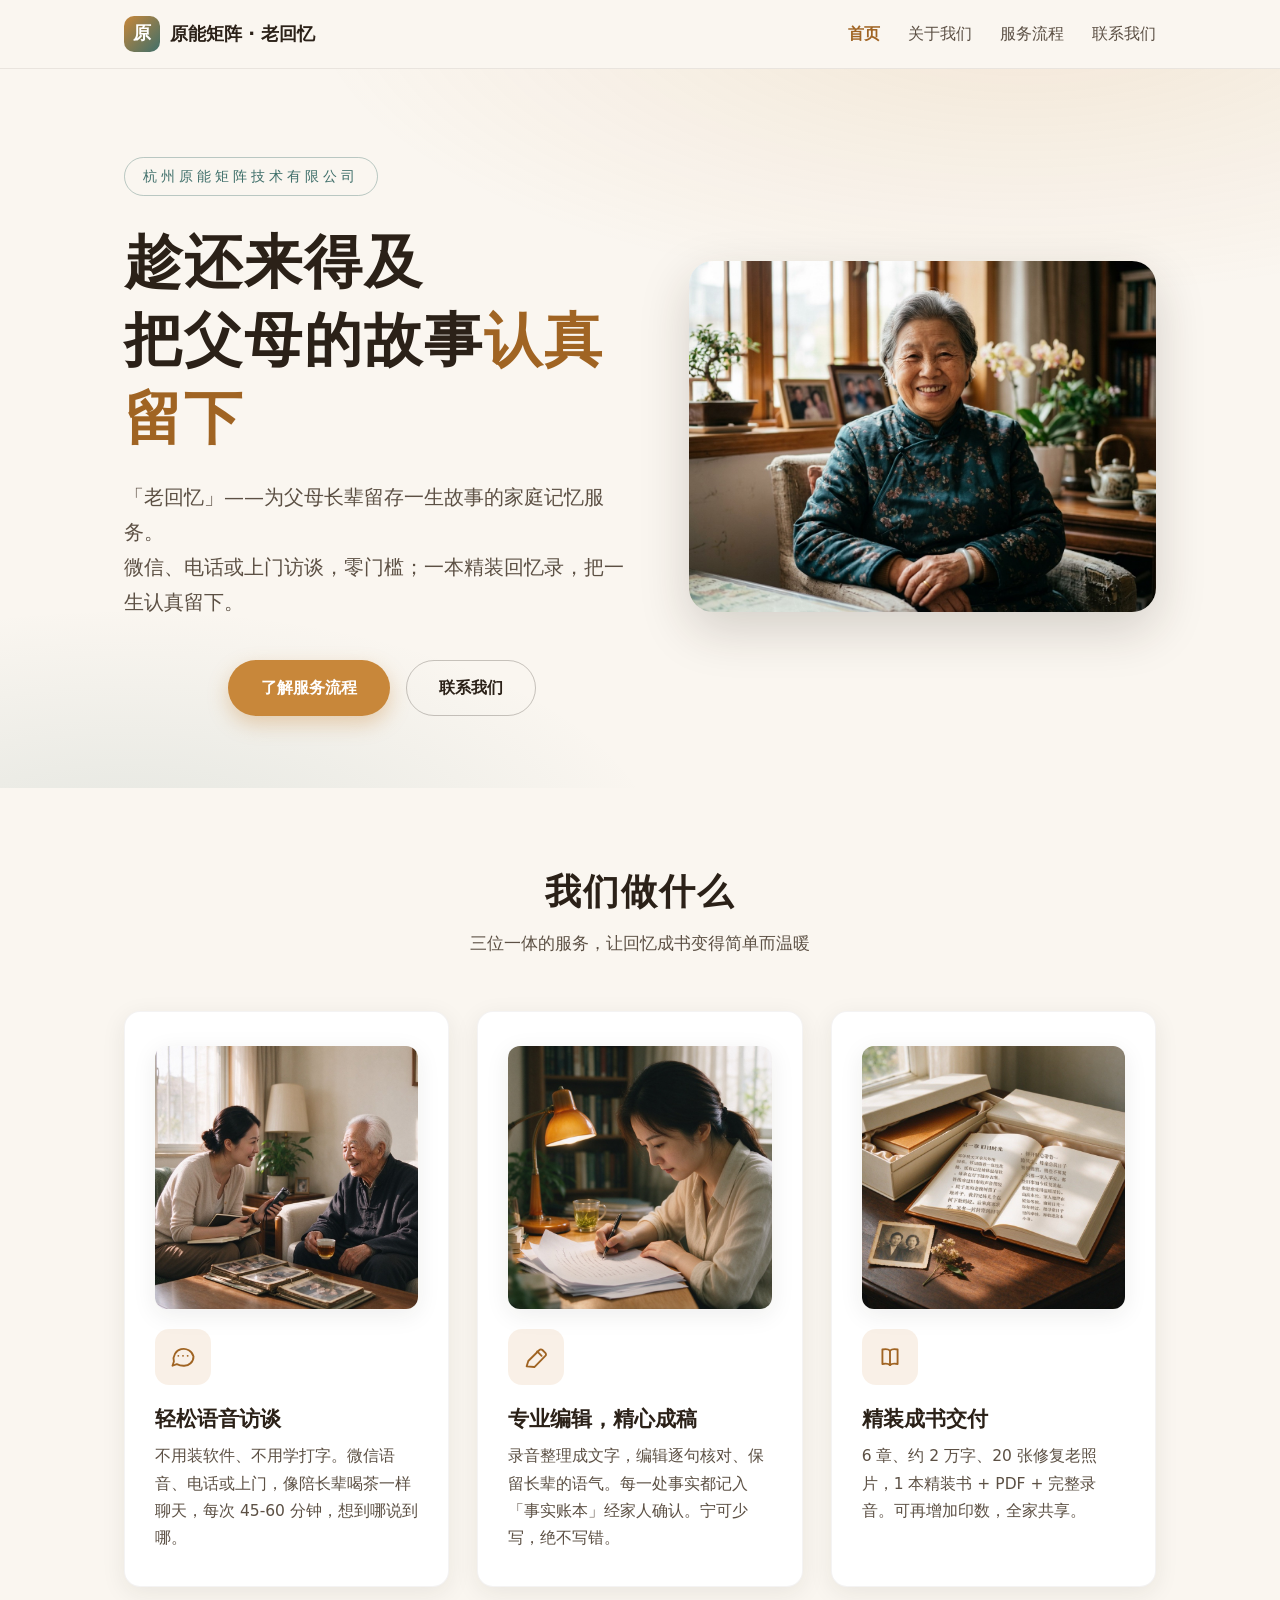
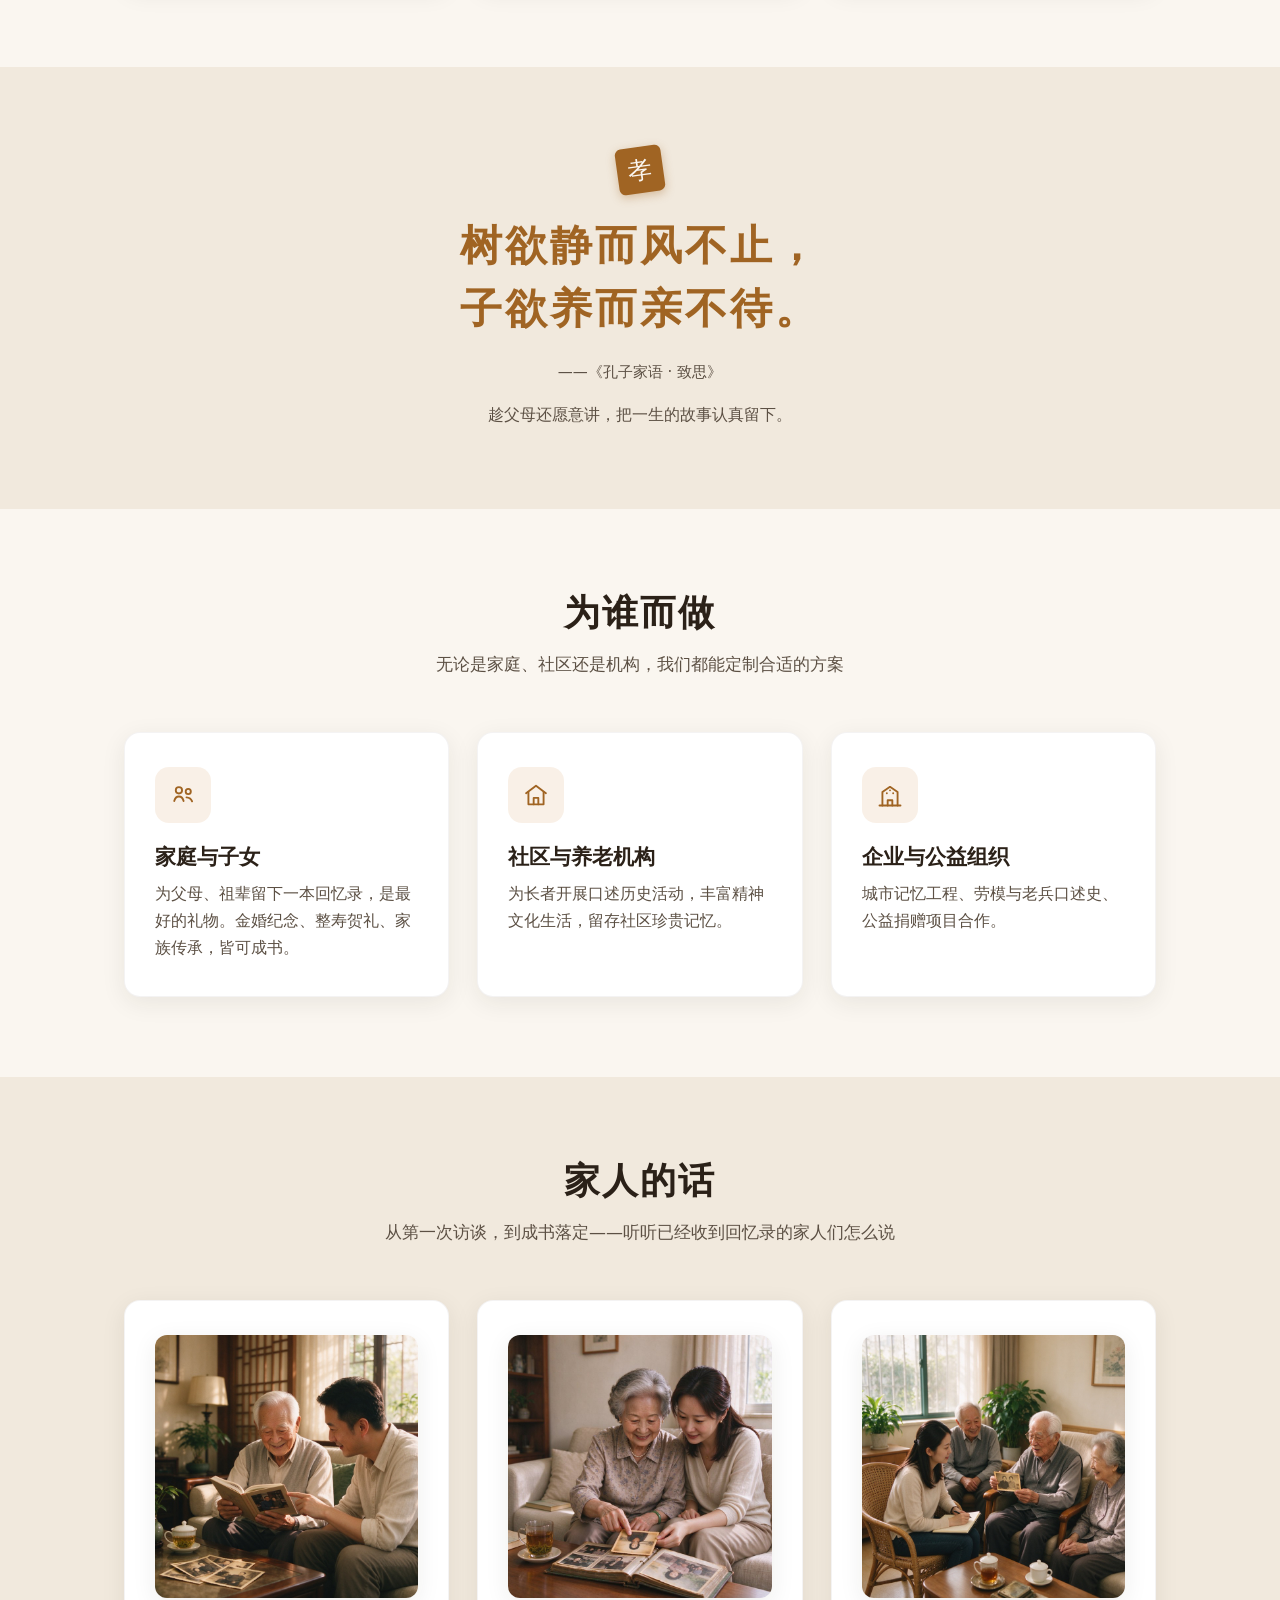
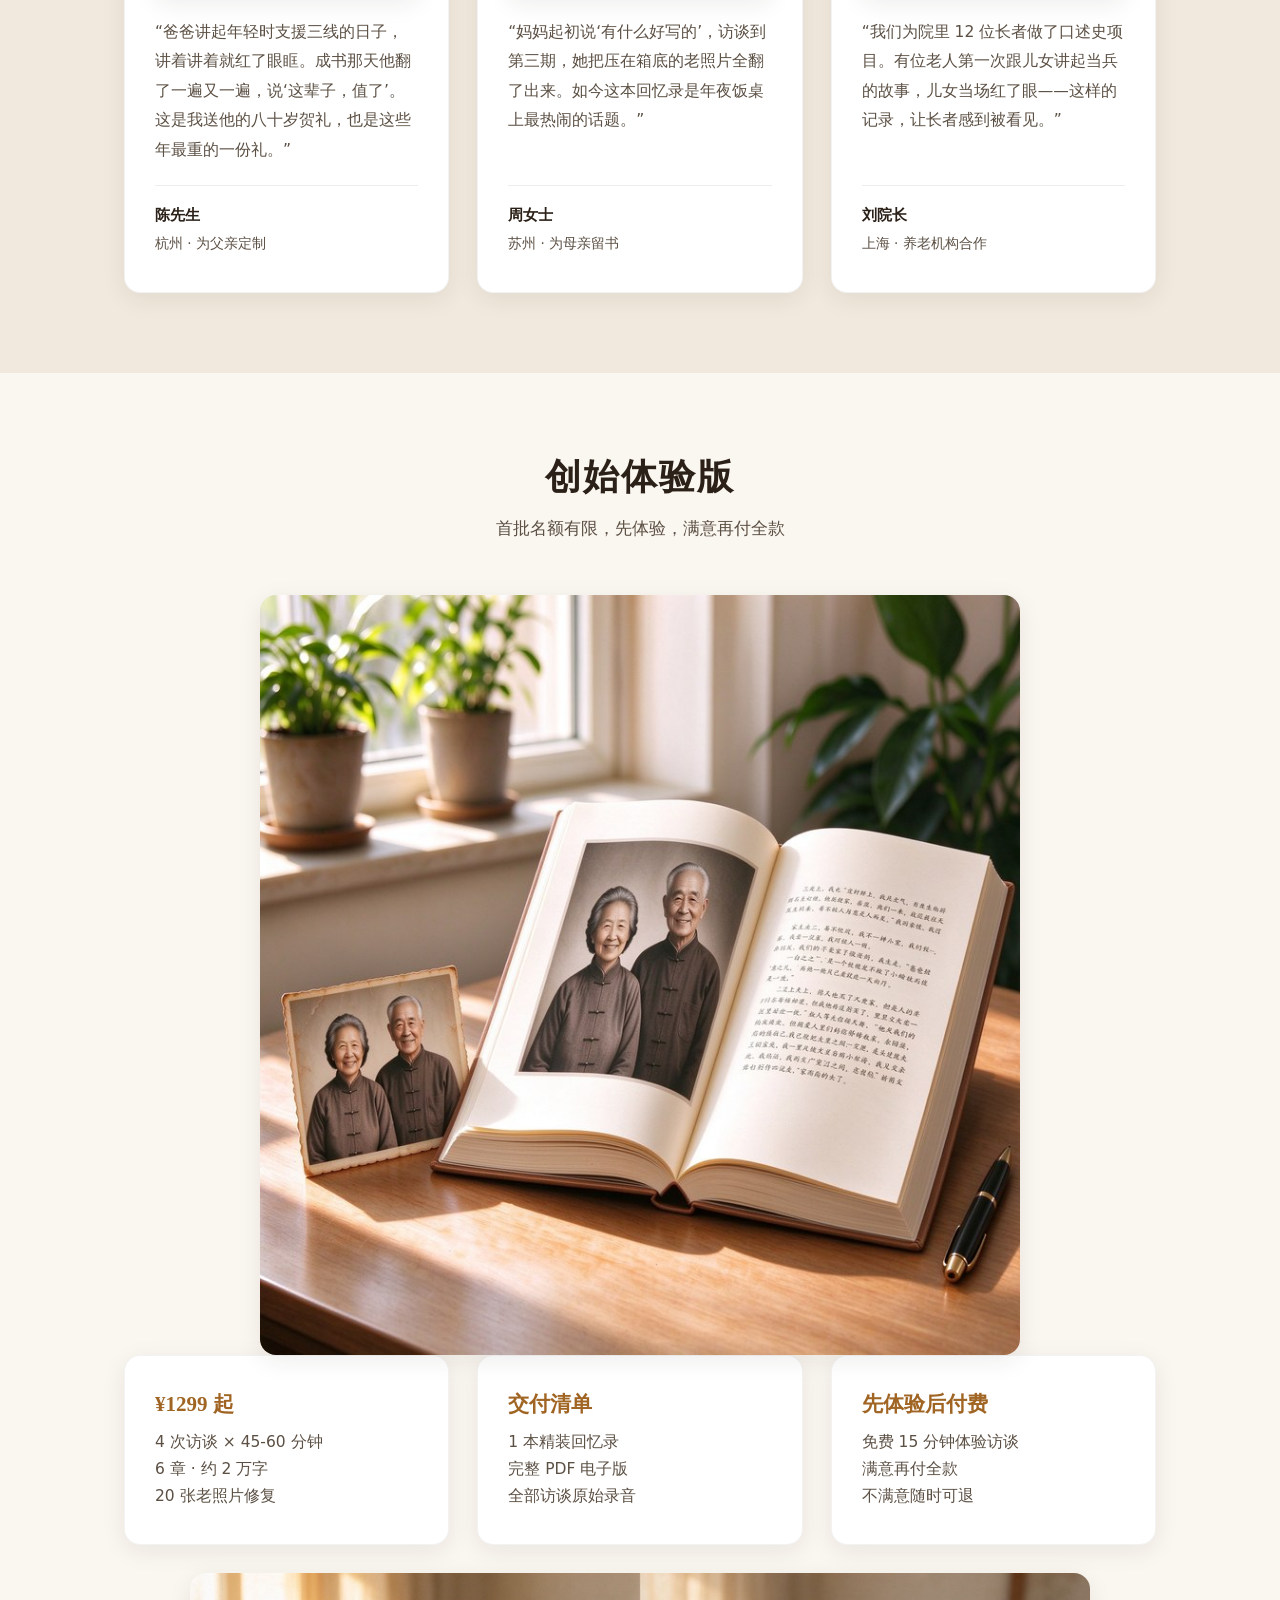
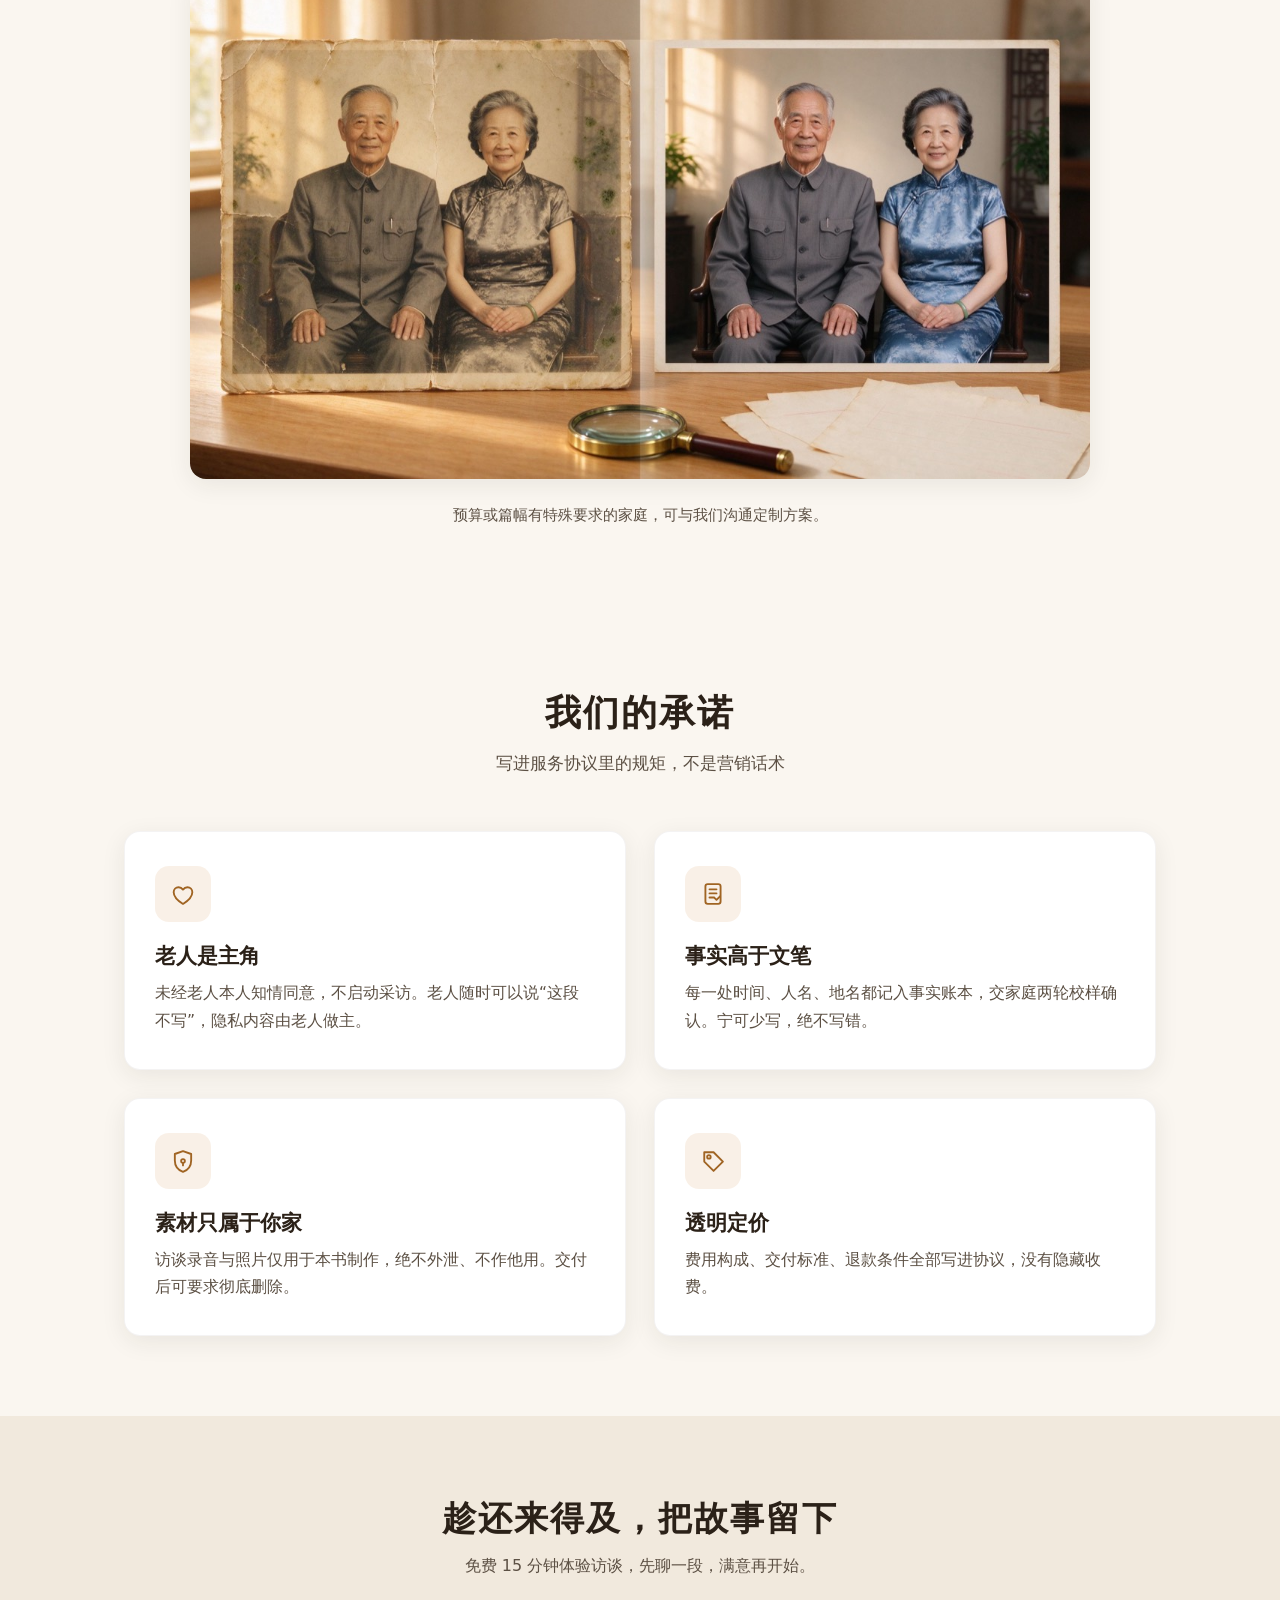
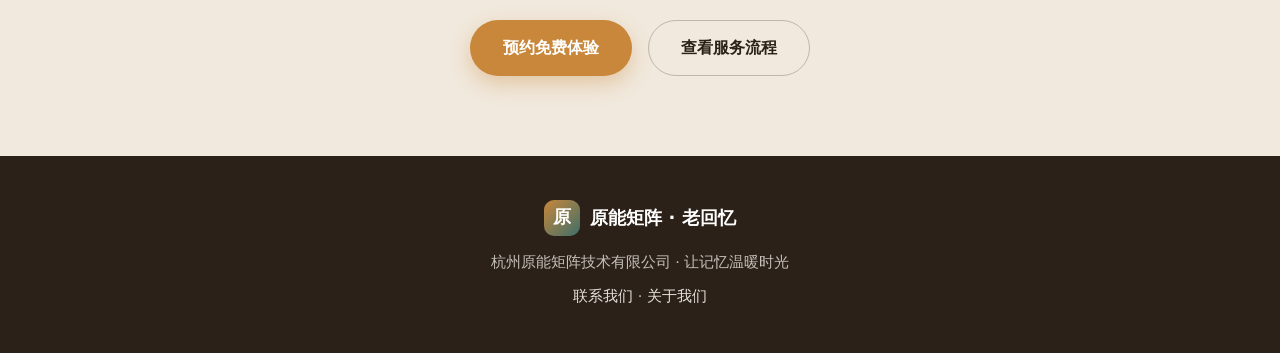
<file: index.html>
<!DOCTYPE html>
<html lang="zh-CN">
<head>
  <meta charset="UTF-8">
  <meta name="viewport" content="width=device-width, initial-scale=1.0">
  <title>原能矩阵 · 老回忆 — 趁还来得及，把父母的故事认真留下</title>
  <meta name="description" content="杭州原能矩阵技术有限公司：为父母长辈留存一生故事的家庭记忆服务。微信、电话或上门访谈，一本精装回忆录，把一生认真留下。">
  <meta property="og:title" content="原能矩阵 · 老回忆">
  <meta property="og:description" content="趁还来得及，把父母的故事认真留下">
  <link rel="icon" href='data:image/svg+xml,<svg xmlns="http://www.w3.org/2000/svg" viewBox="0 0 64 64"><rect width="64" height="64" rx="14" fill="%23a06423"/><text x="32" y="43" font-size="34" text-anchor="middle" fill="%23faf6f0" font-family="Songti SC,serif">原</text></svg>'>
  <link rel="stylesheet" href="css/main.css">
</head>
<body>

  <header class="site-header">
    <div class="container nav">
      <a class="brand" href="index.html">
        <span class="brand-mark">原</span>
        <span>原能矩阵 · 老回忆</span>
      </a>
      <ul class="nav-links">
        <li><a href="index.html" class="active">首页</a></li>
        <li><a href="about.html">关于我们</a></li>
        <li><a href="service.html">服务流程</a></li>
        <li><a href="contact.html">联系我们</a></li>
      </ul>
    </div>
  </header>

  <section class="hero">
    <div class="container hero-grid">
      <div class="hero-content">
        <span class="hero-eyebrow">杭州原能矩阵技术有限公司</span>
        <h1>趁还来得及<br>把父母的故事<em>认真留下</em></h1>
        <p class="hero-sub">「老回忆」——为父母长辈留存一生故事的家庭记忆服务。<br>微信、电话或上门访谈，零门槛；一本精装回忆录，把一生认真留下。</p>
        <div class="hero-actions">
          <a class="btn btn-primary" href="service.html">了解服务流程</a>
          <a class="btn btn-ghost" href="contact.html">联系我们</a>
        </div>
      </div>
      <div class="hero-image" aria-hidden="true">
        <img src="images/hero.jpg" alt="老年人温暖的笑容" loading="lazy">
      </div>
    </div>
  </section>

  <section class="section">
    <div class="container">
      <div class="section-head">
        <h2>我们做什么</h2>
        <p>三位一体的服务，让回忆成书变得简单而温暖</p>
      </div>
      <div class="grid grid-3">
        <div class="card">
          <img class="card-img" src="images/interview.jpg" alt="编辑与长辈对谈，轻松语音访谈" loading="lazy">
          <div class="card-icon">
            <svg viewBox="0 0 24 24" fill="none" stroke="currentColor" stroke-width="1.6" stroke-linecap="round" stroke-linejoin="round" aria-hidden="true"><path d="M21 11.5a8 8 0 0 1-8.5 8 13 13 0 0 1-5.8-1.4L3 19.5l1.2-3.6a8 8 0 1 1 16.8-4.4Z"/><path d="M8 11h.01M12 11h.01M16 11h.01"/></svg>
          </div>
          <h3>轻松语音访谈</h3>
          <p>不用装软件、不用学打字。微信语音、电话或上门，像陪长辈喝茶一样聊天，每次 45-60 分钟，想到哪说到哪。</p>
        </div>
        <div class="card">
          <img class="card-img" src="images/edit-work.jpg" alt="编辑伏案核对稿纸，专业成稿" loading="lazy">
          <div class="card-icon">
            <svg viewBox="0 0 24 24" fill="none" stroke="currentColor" stroke-width="1.6" stroke-linecap="round" stroke-linejoin="round" aria-hidden="true"><path d="m4 20 1.4-4.6L14.9 6a1.8 1.8 0 0 1 2.6 0l2.5 2.5a1.8 1.8 0 0 1 0 2.6L10.6 20.6 4 20Z"/><path d="m13 7.2 3.8 3.8"/></svg>
          </div>
          <h3>专业编辑，精心成稿</h3>
          <p>录音整理成文字，编辑逐句核对、保留长辈的语气。每一处事实都记入「事实账本」经家人确认。宁可少写，绝不写错。</p>
        </div>
        <div class="card card-book">
          <img class="card-img" src="images/deliver-book.jpg" alt="精装书成品与礼盒，郑重交付" loading="lazy">
          <div class="card-icon">
            <svg viewBox="0 0 24 24" fill="none" stroke="currentColor" stroke-width="1.6" stroke-linecap="round" stroke-linejoin="round" aria-hidden="true"><path d="M12 6.5C10.6 5.2 8.2 5 5.5 5.6v12.4c2.7-.6 5.1-.4 6.5.9 1.4-1.3 3.8-1.5 6.5-.9V5.6C15.8 5 13.4 5.2 12 6.5Z"/><path d="M12 6.5v12.4"/></svg>
          </div>
          <h3>精装成书交付</h3>
          <p>6 章、约 2 万字、20 张修复老照片，1 本精装书 + PDF + 完整录音。可再增加印数，全家共享。</p>
        </div>
      </div>
    </div>
  </section>

  <section class="section alt">
    <div class="container">
      <div class="quote quote-classic">
        <span class="seal" aria-hidden="true">孝</span>
        <blockquote>树欲静而风不止，<br>子欲养而亲不待。</blockquote>
        <cite>——《孔子家语 · 致思》</cite>
        <p class="quote-note">趁父母还愿意讲，把一生的故事认真留下。</p>
      </div>
    </div>
  </section>

  <section class="section">
    <div class="container">
      <div class="section-head">
        <h2>为谁而做</h2>
        <p>无论是家庭、社区还是机构，我们都能定制合适的方案</p>
      </div>
      <div class="grid grid-3">
        <div class="card">
          <div class="card-icon">
            <svg viewBox="0 0 24 24" fill="none" stroke="currentColor" stroke-width="1.6" stroke-linecap="round" stroke-linejoin="round" aria-hidden="true"><circle cx="8.5" cy="8" r="2.7"/><path d="M4.5 17.2c.6-2.6 2.2-3.9 4-3.9s3.4 1.3 4 3.9"/><circle cx="16.5" cy="9" r="2.2"/><path d="M15 14c2.4.2 4.1 1.6 4.8 3.4"/></svg>
          </div>
          <h3>家庭与子女</h3>
          <p>为父母、祖辈留下一本回忆录，是最好的礼物。金婚纪念、整寿贺礼、家族传承，皆可成书。</p>
        </div>
        <div class="card">
          <div class="card-icon">
            <svg viewBox="0 0 24 24" fill="none" stroke="currentColor" stroke-width="1.6" stroke-linecap="round" stroke-linejoin="round" aria-hidden="true"><path d="m3.5 10.5 8.5-6.5 8.5 6.5"/><path d="M5.5 9.5V20h13V9.5"/><path d="M10 20v-5.5h4V20"/></svg>
          </div>
          <h3>社区与养老机构</h3>
          <p>为长者开展口述历史活动，丰富精神文化生活，留存社区珍贵记忆。</p>
        </div>
        <div class="card">
          <div class="card-icon">
            <svg viewBox="0 0 24 24" fill="none" stroke="currentColor" stroke-width="1.6" stroke-linecap="round" stroke-linejoin="round" aria-hidden="true"><path d="M3 21h18"/><path d="M5.5 21V9.5L12 5l6.5 4.5V21"/><path d="M10 21v-4.5h4V21"/><path d="M9.3 10.5h.01M14.7 10.5h.01M12 8h.01"/></svg>
          </div>
          <h3>企业与公益组织</h3>
          <p>城市记忆工程、劳模与老兵口述史、公益捐赠项目合作。</p>
        </div>
      </div>
    </div>
  </section>

  <section class="section alt">
    <div class="container">
      <div class="section-head">
        <h2>家人的话</h2>
        <p>从第一次访谈，到成书落定——听听已经收到回忆录的家人们怎么说</p>
      </div>
      <div class="grid grid-3">
        <div class="card tcard">
          <img class="card-img" src="images/feedback-father.jpg" alt="儿子陪伴父亲翻看旧照片与回忆录" loading="lazy">
          <p class="tquote">“爸爸讲起年轻时支援三线的日子，讲着讲着就红了眼眶。成书那天他翻了一遍又一遍，说‘这辈子，值了’。这是我送他的八十岁贺礼，也是这些年最重的一份礼。”</p>
          <div class="tsign"><span class="tname">陈先生</span><span class="trole">杭州 · 为父亲定制</span></div>
        </div>
        <div class="card tcard">
          <img class="card-img" src="images/feedback-mother.jpg" alt="女儿陪母亲翻阅老相册" loading="lazy">
          <p class="tquote">“妈妈起初说‘有什么好写的’，访谈到第三期，她把压在箱底的老照片全翻了出来。如今这本回忆录是年夜饭桌上最热闹的话题。”</p>
          <div class="tsign"><span class="tname">周女士</span><span class="trole">苏州 · 为母亲留书</span></div>
        </div>
        <div class="card tcard">
          <img class="card-img" src="images/feedback-home.jpg" alt="编辑倾听养老机构长者讲述往事" loading="lazy">
          <p class="tquote">“我们为院里 12 位长者做了口述史项目。有位老人第一次跟儿女讲起当兵的故事，儿女当场红了眼——这样的记录，让长者感到被看见。”</p>
          <div class="tsign"><span class="tname">刘院长</span><span class="trole">上海 · 养老机构合作</span></div>
        </div>
      </div>
    </div>
  </section>

  <section class="section">
    <div class="container">
      <div class="section-head">
        <h2>创始体验版</h2>
        <p>首批名额有限，先体验，满意再付全款</p>
      </div>
      <div class="figure book-figure">
        <img src="images/chengshu.jpg" alt="摊开的精装回忆录成品" loading="lazy">
      </div>
      <div class="grid grid-3">
        <div class="card">
          <h3 style="color:var(--amber-deep)">¥1299 起</h3>
          <p>4 次访谈 × 45-60 分钟<br>6 章 · 约 2 万字<br>20 张老照片修复</p>
        </div>
        <div class="card">
          <h3 style="color:var(--amber-deep)">交付清单</h3>
          <p>1 本精装回忆录<br>完整 PDF 电子版<br>全部访谈原始录音</p>
        </div>
        <div class="card">
          <h3 style="color:var(--amber-deep)">先体验后付费</h3>
          <p>免费 15 分钟体验访谈<br>满意再付全款<br>不满意随时可退</p>
        </div>
      </div>
      <div class="figure">
        <img src="images/photo-restore.jpg" alt="老照片修复前后对比" loading="lazy">
      </div>
      <p class="price-note">预算或篇幅有特殊要求的家庭，可与我们沟通定制方案。</p>
    </div>
  </section>

  <section class="section">
    <div class="container">
      <div class="section-head">
        <h2>我们的承诺</h2>
        <p>写进服务协议里的规矩，不是营销话术</p>
      </div>
      <div class="grid grid-2">
        <div class="card">
          <div class="card-icon">
            <svg viewBox="0 0 24 24" fill="none" stroke="currentColor" stroke-width="1.6" stroke-linecap="round" stroke-linejoin="round" aria-hidden="true"><path d="M12 20.5C6.5 17 4 13.6 4 10.4 4 8 5.8 6.2 8.2 6.2c1.5 0 2.9.8 3.8 2 .9-1.2 2.3-2 3.8-2 2.4 0 4.2 1.8 4.2 4.2 0 3.2-2.5 6.6-8 10.1Z"/></svg>
          </div>
          <h3>老人是主角</h3>
          <p>未经老人本人知情同意，不启动采访。老人随时可以说“这段不写”，隐私内容由老人做主。</p>
        </div>
        <div class="card">
          <div class="card-icon">
            <svg viewBox="0 0 24 24" fill="none" stroke="currentColor" stroke-width="1.6" stroke-linecap="round" stroke-linejoin="round" aria-hidden="true"><rect x="5.5" y="3.5" width="13" height="17" rx="2"/><path d="M9 8h6M9 11.5h6M9 15h4"/><path d="m13.5 15.5 1.5 1.5 3-3"/></svg>
          </div>
          <h3>事实高于文笔</h3>
          <p>每一处时间、人名、地名都记入事实账本，交家庭两轮校样确认。宁可少写，绝不写错。</p>
        </div>
        <div class="card">
          <div class="card-icon">
            <svg viewBox="0 0 24 24" fill="none" stroke="currentColor" stroke-width="1.6" stroke-linecap="round" stroke-linejoin="round" aria-hidden="true"><path d="M12 3.5 5 6v5.5c0 4.7 3 8.3 7 9.8 4-1.5 7-5.1 7-9.8V6Z"/><circle cx="12" cy="12" r="1.6"/><path d="M12 13.6v2.2"/></svg>
          </div>
          <h3>素材只属于你家</h3>
          <p>访谈录音与照片仅用于本书制作，绝不外泄、不作他用。交付后可要求彻底删除。</p>
        </div>
        <div class="card">
          <div class="card-icon">
            <svg viewBox="0 0 24 24" fill="none" stroke="currentColor" stroke-width="1.6" stroke-linecap="round" stroke-linejoin="round" aria-hidden="true"><path d="M20.5 12.5 12.5 20.5 4.5 12.5V4.5h8Z"/><circle cx="8.5" cy="8.5" r="1.5"/></svg>
          </div>
          <h3>透明定价</h3>
          <p>费用构成、交付标准、退款条件全部写进协议，没有隐藏收费。</p>
        </div>
      </div>
    </div>
  </section>

  <section class="section alt cta-band">
    <div class="container">
      <div class="quote">
        <h2 class="cta-title">趁还来得及，把故事留下</h2>
        <p class="cta-sub">免费 15 分钟体验访谈，先聊一段，满意再开始。</p>
        <div class="hero-actions">
          <a class="btn btn-primary" href="contact.html">预约免费体验</a>
          <a class="btn btn-ghost" href="service.html">查看服务流程</a>
        </div>
      </div>
    </div>
  </section>

  <footer class="site-footer">
    <div class="container">
      <div class="brand">
        <span class="brand-mark">原</span>
        <span>原能矩阵 · 老回忆</span>
      </div>
      <p>杭州原能矩阵技术有限公司 · 让记忆温暖时光</p>
      <p style="margin-top:8px"><a href="contact.html">联系我们</a> · <a href="about.html">关于我们</a></p>
    </div>
  </footer>

</body>
</html>
</file>
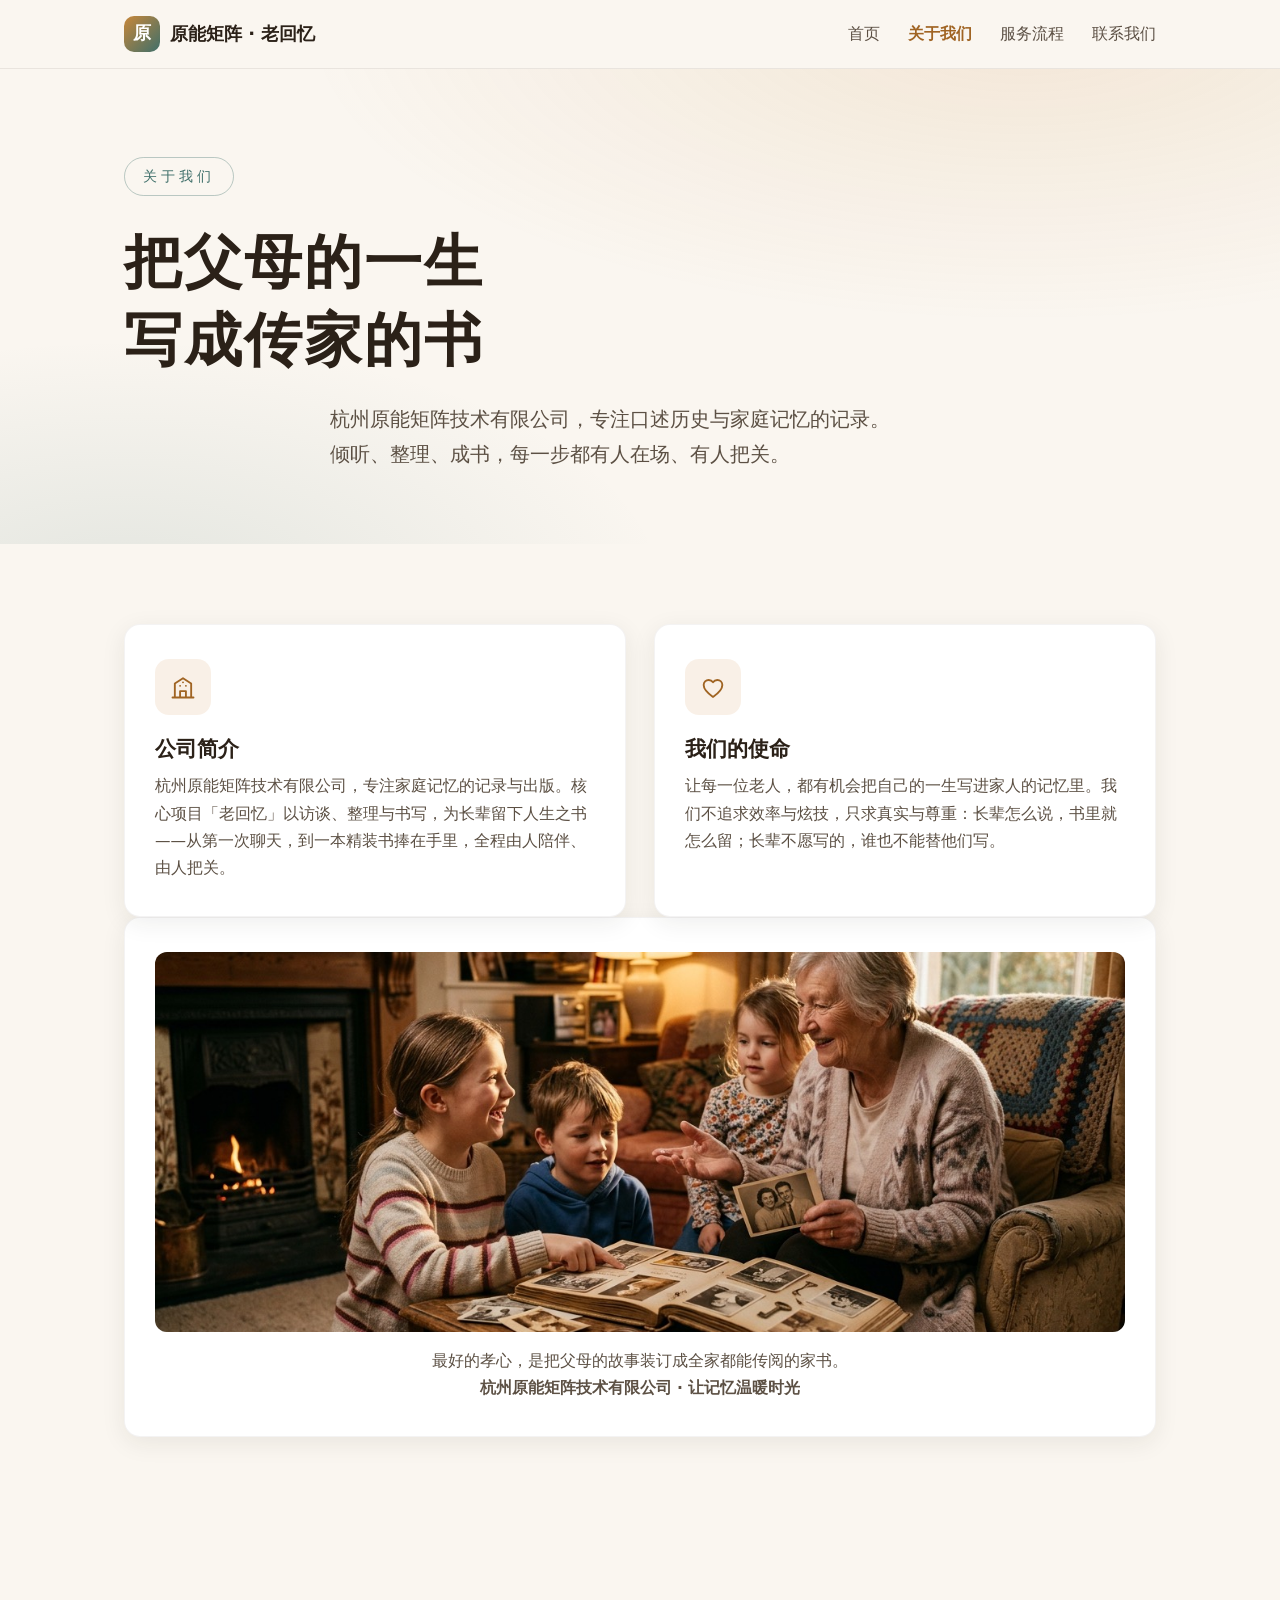
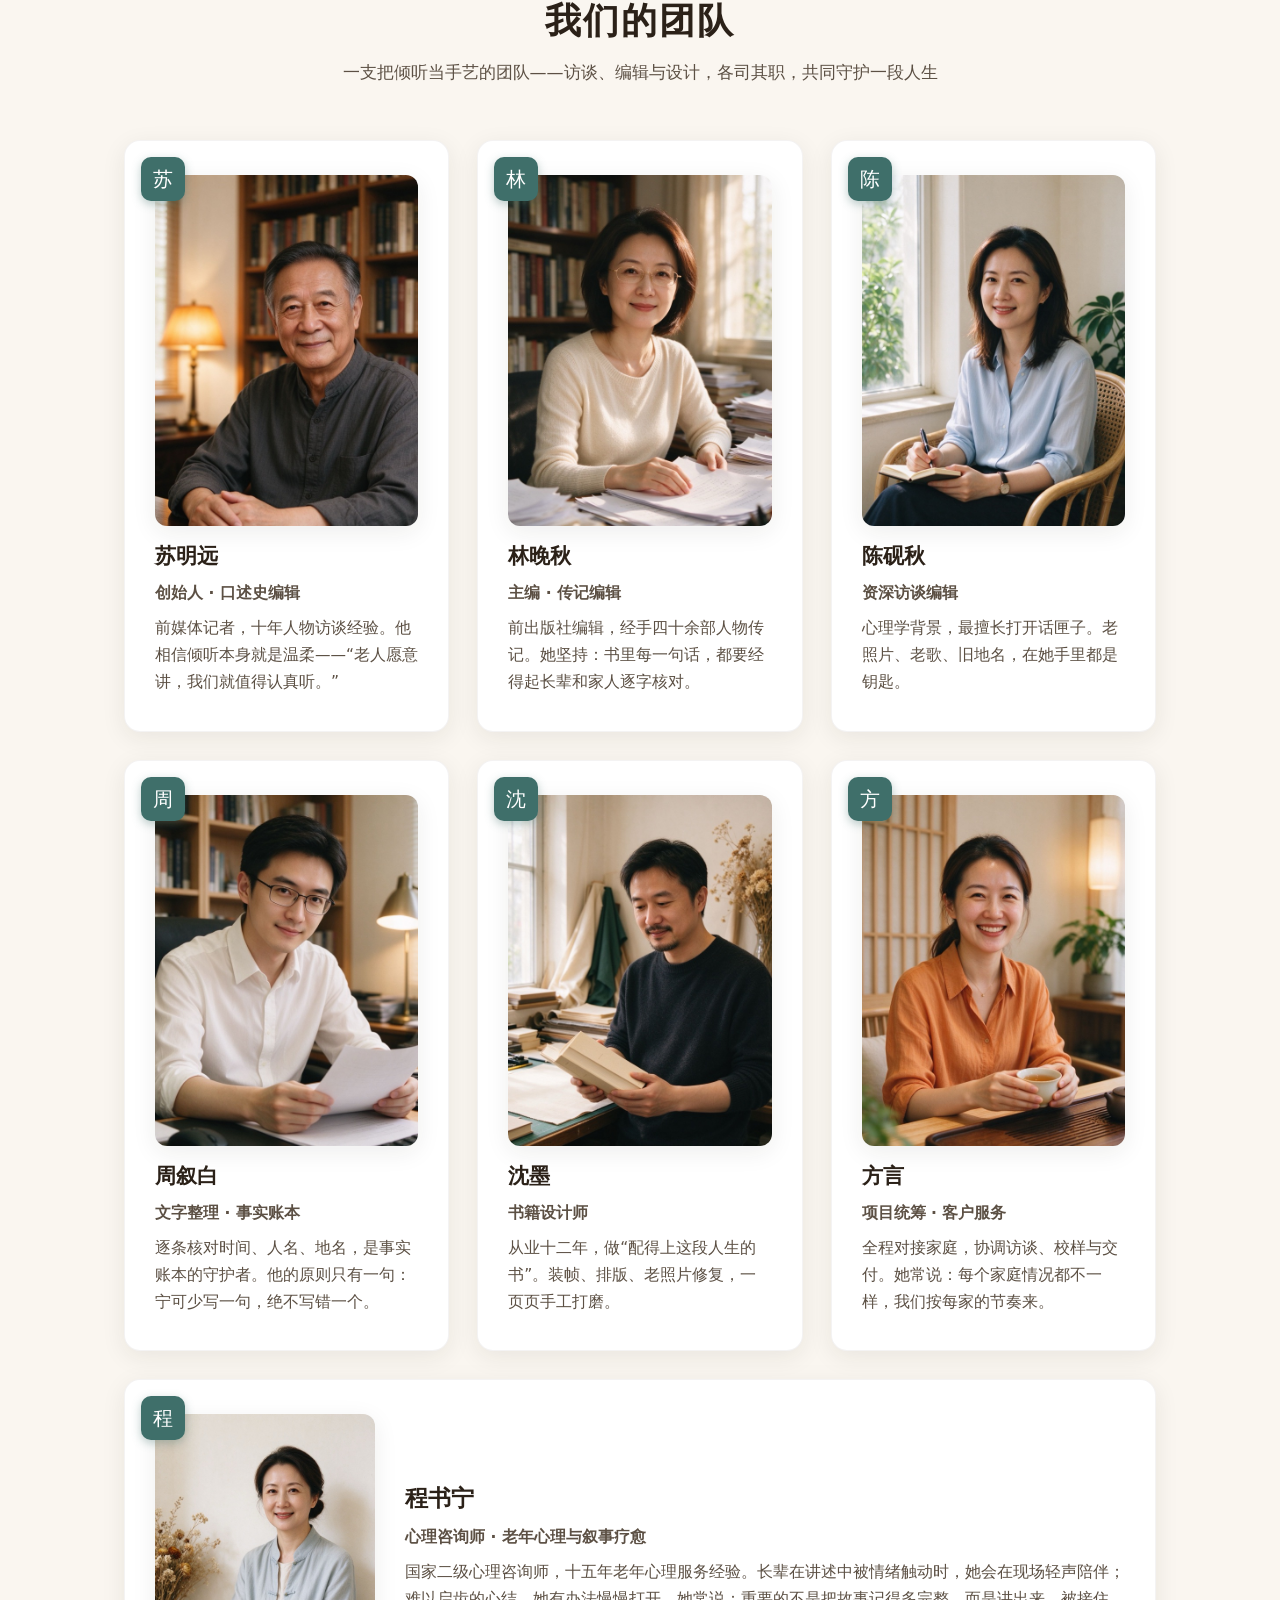
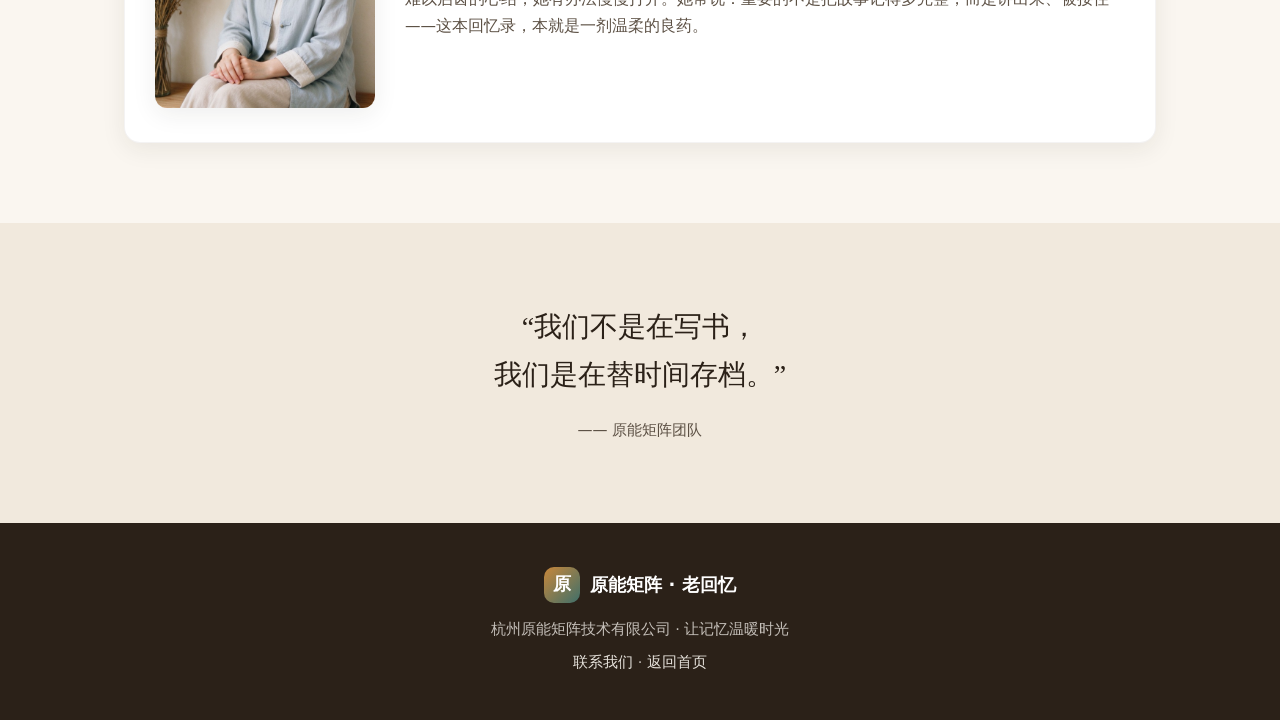
<file: about.html>
<!DOCTYPE html>
<html lang="zh-CN">
<head>
  <meta charset="UTF-8">
  <meta name="viewport" content="width=device-width, initial-scale=1.0">
  <title>关于我们 — 原能矩阵 · 老回忆</title>
  <meta name="description" content="杭州原能矩阵技术有限公司：用倾听与书写，为长辈留存一生的故事。让父母的故事，成为传家的书。">
  <link rel="icon" href='data:image/svg+xml,<svg xmlns="http://www.w3.org/2000/svg" viewBox="0 0 64 64"><rect width="64" height="64" rx="14" fill="%23a06423"/><text x="32" y="43" font-size="34" text-anchor="middle" fill="%23faf6f0" font-family="Songti SC,serif">原</text></svg>'>
  <link rel="stylesheet" href="css/main.css">
</head>
<body>

  <header class="site-header">
    <div class="container nav">
      <a class="brand" href="index.html">
        <span class="brand-mark">原</span>
        <span>原能矩阵 · 老回忆</span>
      </a>
      <ul class="nav-links">
        <li><a href="index.html">首页</a></li>
        <li><a href="about.html" class="active">关于我们</a></li>
        <li><a href="service.html">服务流程</a></li>
        <li><a href="contact.html">联系我们</a></li>
      </ul>
    </div>
  </header>

  <section class="hero">
    <div class="container">
      <span class="hero-eyebrow">关于我们</span>
      <h1>把父母的一生<br>写成传家的书</h1>
      <p class="hero-sub">杭州原能矩阵技术有限公司，专注口述历史与家庭记忆的记录。<br>倾听、整理、成书，每一步都有人在场、有人把关。</p>
    </div>
  </section>

  <section class="section">
    <div class="container">
      <div class="grid grid-2">
        <div class="card">
          <div class="card-icon">
            <svg viewBox="0 0 24 24" fill="none" stroke="currentColor" stroke-width="1.6" stroke-linecap="round" stroke-linejoin="round" aria-hidden="true"><path d="M3 21h18M5 21V9l7-4.5L19 9v12M9.5 21v-5.5h5V21"/><path d="M9.5 11h.01M14.5 11h.01M12 8h.01"/></svg>
          </div>
          <h3>公司简介</h3>
          <p>杭州原能矩阵技术有限公司，专注家庭记忆的记录与出版。核心项目「老回忆」以访谈、整理与书写，为长辈留下人生之书——从第一次聊天，到一本精装书捧在手里，全程由人陪伴、由人把关。</p>
        </div>
        <div class="card">
          <div class="card-icon">
            <svg viewBox="0 0 24 24" fill="none" stroke="currentColor" stroke-width="1.6" stroke-linecap="round" stroke-linejoin="round" aria-hidden="true"><path d="M12 20.5C7 17 4 13.8 4 10.3 4 7.9 5.9 6 8.3 6c1.5 0 2.9.8 3.7 2 .8-1.2 2.2-2 3.7-2C18.1 6 20 7.9 20 10.3c0 3.5-3 6.8-8 10.2Z"/></svg>
          </div>
          <h3>我们的使命</h3>
          <p>让每一位老人，都有机会把自己的一生写进家人的记忆里。我们不追求效率与炫技，只求真实与尊重：长辈怎么说，书里就怎么留；长辈不愿写的，谁也不能替他们写。</p>
        </div>
      </div>
      <div class="card about-photo">
        <img src="images/family.jpg" alt="三代人共享家庭记忆">
        <p class="about-caption">
          最好的孝心，是把父母的故事装订成全家都能传阅的家书。<br>
          <strong>杭州原能矩阵技术有限公司 · 让记忆温暖时光</strong>
        </p>
      </div>
    </div>
  </section>

  <section class="section">
    <div class="container">
      <div class="section-head">
        <h2>我们的团队</h2>
        <p>一支把倾听当手艺的团队——访谈、编辑与设计，各司其职，共同守护一段人生</p>
      </div>
      <div class="grid grid-3">
        <div class="card team-member">
          <div class="team-seal">苏</div>
          <img class="team-photo" src="images/su.jpg" alt="苏明远" loading="lazy">
          <h3>苏明远</h3>
          <p class="team-role">创始人 · 口述史编辑</p>
          <p>前媒体记者，十年人物访谈经验。他相信倾听本身就是温柔——“老人愿意讲，我们就值得认真听。”</p>
        </div>
        <div class="card team-member">
          <div class="team-seal">林</div>
          <img class="team-photo" src="images/lin.jpg" alt="林晚秋" loading="lazy">
          <h3>林晚秋</h3>
          <p class="team-role">主编 · 传记编辑</p>
          <p>前出版社编辑，经手四十余部人物传记。她坚持：书里每一句话，都要经得起长辈和家人逐字核对。</p>
        </div>
        <div class="card team-member">
          <div class="team-seal">陈</div>
          <img class="team-photo" src="images/chen.jpg" alt="陈砚秋" loading="lazy">
          <h3>陈砚秋</h3>
          <p class="team-role">资深访谈编辑</p>
          <p>心理学背景，最擅长打开话匣子。老照片、老歌、旧地名，在她手里都是钥匙。</p>
        </div>
        <div class="card team-member">
          <div class="team-seal">周</div>
          <img class="team-photo" src="images/zhou.jpg" alt="周叙白" loading="lazy">
          <h3>周叙白</h3>
          <p class="team-role">文字整理 · 事实账本</p>
          <p>逐条核对时间、人名、地名，是事实账本的守护者。他的原则只有一句：宁可少写一句，绝不写错一个。</p>
        </div>
        <div class="card team-member">
          <div class="team-seal">沈</div>
          <img class="team-photo" src="images/shen.jpg" alt="沈墨" loading="lazy">
          <h3>沈墨</h3>
          <p class="team-role">书籍设计师</p>
          <p>从业十二年，做“配得上这段人生的书”。装帧、排版、老照片修复，一页页手工打磨。</p>
        </div>
        <div class="card team-member">
          <div class="team-seal">方</div>
          <img class="team-photo" src="images/fang.jpg" alt="方言" loading="lazy">
          <h3>方言</h3>
          <p class="team-role">项目统筹 · 客户服务</p>
          <p>全程对接家庭，协调访谈、校样与交付。她常说：每个家庭情况都不一样，我们按每家的节奏来。</p>
        </div>
        <div class="card team-member team-feature">
          <div class="team-seal">程</div>
          <img class="team-photo" src="images/cheng.jpg" alt="程书宁" loading="lazy">
          <div class="team-body">
            <h3>程书宁</h3>
            <p class="team-role">心理咨询师 · 老年心理与叙事疗愈</p>
            <p>国家二级心理咨询师，十五年老年心理服务经验。长辈在讲述中被情绪触动时，她会在现场轻声陪伴；难以启齿的心结，她有办法慢慢打开。她常说：重要的不是把故事记得多完整，而是讲出来、被接住——这本回忆录，本就是一剂温柔的良药。</p>
          </div>
        </div>
      </div>
    </div>
  </section>

  <section class="section alt">
    <div class="container">
      <div class="quote">
        <blockquote>“我们不是在写书，<br>我们是在替时间存档。”</blockquote>
        <cite>—— 原能矩阵团队</cite>
      </div>
    </div>
  </section>

  <footer class="site-footer">
    <div class="container">
      <div class="brand">
        <span class="brand-mark">原</span>
        <span>原能矩阵 · 老回忆</span>
      </div>
      <p>杭州原能矩阵技术有限公司 · 让记忆温暖时光</p>
      <p style="margin-top:8px"><a href="contact.html">联系我们</a> · <a href="index.html">返回首页</a></p>
    </div>
  </footer>

</body>
</html>
</file>
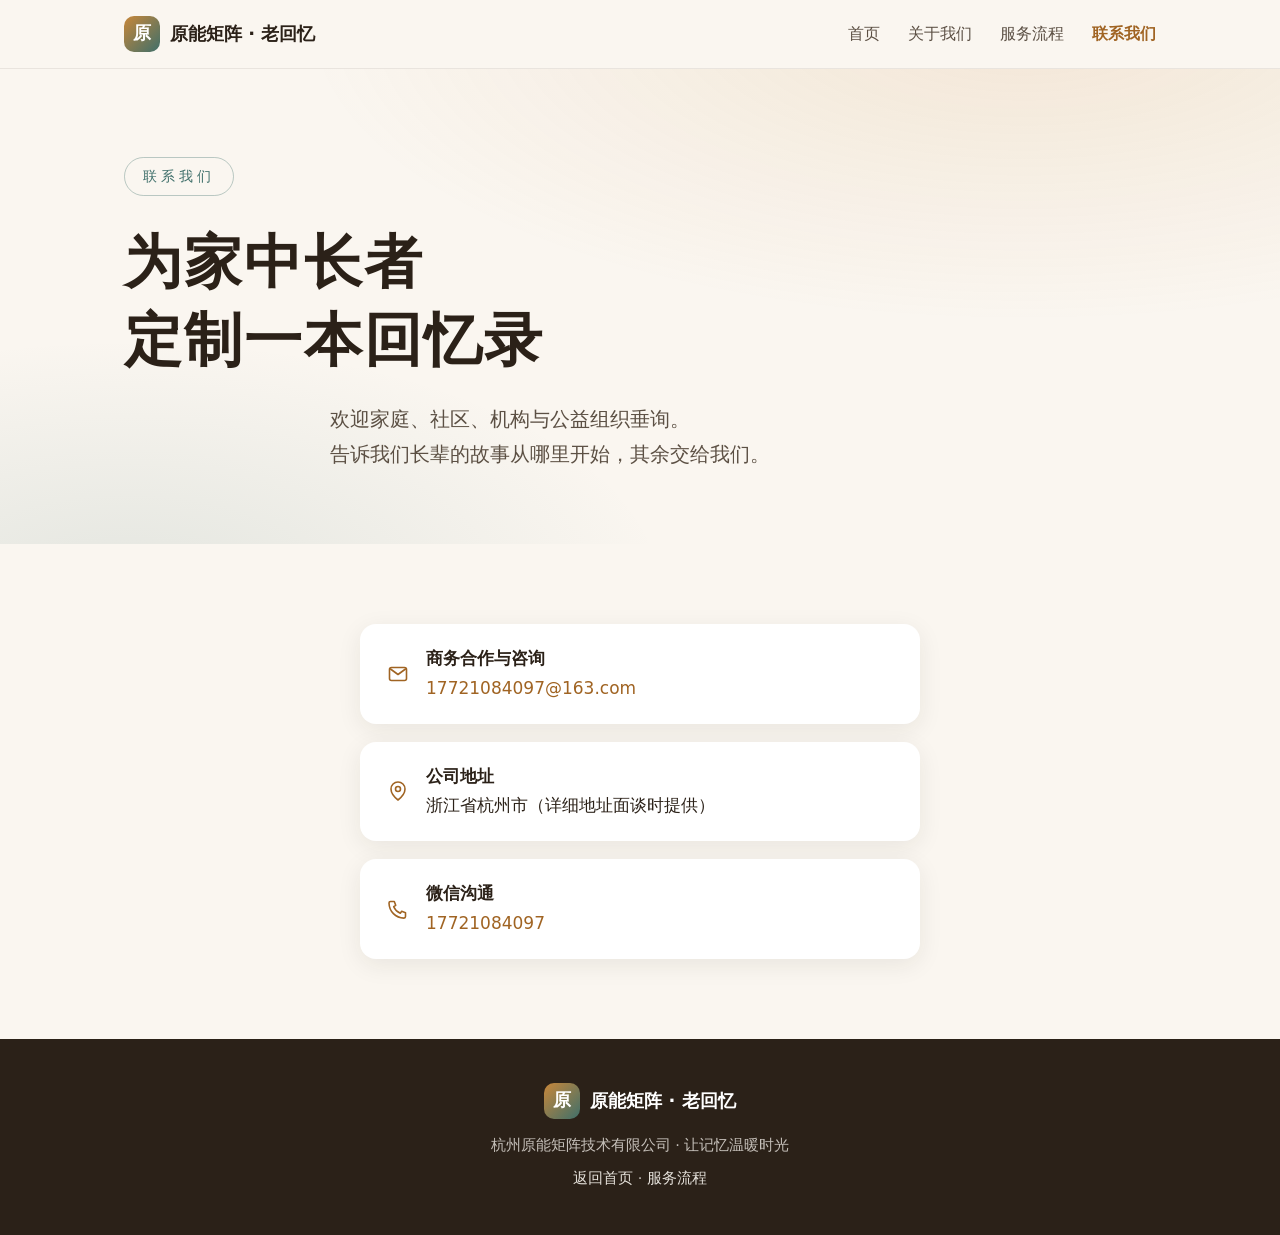
<file: contact.html>
<!DOCTYPE html>
<html lang="zh-CN">
<head>
  <meta charset="UTF-8">
  <meta name="viewport" content="width=device-width, initial-scale=1.0">
  <title>联系我们 — 原能矩阵 · 老回忆</title>
  <meta name="description" content="联系杭州原能矩阵技术有限公司，为家中长者定制一本回忆录。">
  <link rel="icon" href='data:image/svg+xml,<svg xmlns="http://www.w3.org/2000/svg" viewBox="0 0 64 64"><rect width="64" height="64" rx="14" fill="%23a06423"/><text x="32" y="43" font-size="34" text-anchor="middle" fill="%23faf6f0" font-family="Songti SC,serif">原</text></svg>'>
  <link rel="stylesheet" href="css/main.css">
</head>
<body>

  <header class="site-header">
    <div class="container nav">
      <a class="brand" href="index.html">
        <span class="brand-mark">原</span>
        <span>原能矩阵 · 老回忆</span>
      </a>
      <ul class="nav-links">
        <li><a href="index.html">首页</a></li>
        <li><a href="about.html">关于我们</a></li>
        <li><a href="service.html">服务流程</a></li>
        <li><a href="contact.html" class="active">联系我们</a></li>
      </ul>
    </div>
  </header>

  <section class="hero">
    <div class="container">
      <span class="hero-eyebrow">联系我们</span>
      <h1>为家中长者<br>定制一本回忆录</h1>
      <p class="hero-sub">欢迎家庭、社区、机构与公益组织垂询。<br>告诉我们长辈的故事从哪里开始，其余交给我们。</p>
    </div>
  </section>

  <section class="section">
    <div class="container">
      <ul class="contact-list">
        <li>
          <span class="ci">
            <svg viewBox="0 0 24 24" fill="none" stroke="currentColor" stroke-width="1.6" stroke-linecap="round" stroke-linejoin="round" aria-hidden="true"><rect x="3.5" y="5.5" width="17" height="13" rx="2"/><path d="m4.5 7 7.5 5.5L19.5 7"/></svg>
          </span>
          <div>
            <strong>商务合作与咨询</strong><br>
            <a href="mailto:17721084097@163.com">17721084097@163.com</a>
          </div>
        </li>
        <li>
          <span class="ci">
            <svg viewBox="0 0 24 24" fill="none" stroke="currentColor" stroke-width="1.6" stroke-linecap="round" stroke-linejoin="round" aria-hidden="true"><path d="M12 21s-7-5.5-7-11a7 7 0 0 1 14 0c0 5.5-7 11-7 11Z"/><circle cx="12" cy="10" r="2.5"/></svg>
          </span>
          <div>
            <strong>公司地址</strong><br>
            浙江省杭州市（详细地址面谈时提供）
          </div>
        </li>
        <li>
          <span class="ci">
            <svg viewBox="0 0 24 24" fill="none" stroke="currentColor" stroke-width="1.6" stroke-linecap="round" stroke-linejoin="round" aria-hidden="true"><path d="M4.5 4.5h3.8l1.4 3.8-2 1.4a12.5 12.5 0 0 0 6.6 6.6l1.4-2 3.8 1.4v3.8c0 .9-.7 1.6-1.6 1.6C9.6 20.8 3.2 14.4 3 5.9c0-.8.6-1.4 1.5-1.4Z"/></svg>
          </span>
          <div>
            <strong>微信沟通</strong><br>
            <a href="tel:+8617721084097">17721084097</a>
          </div>
        </li>
      </ul>
    </div>
  </section>

  <footer class="site-footer">
    <div class="container">
      <div class="brand">
        <span class="brand-mark">原</span>
        <span>原能矩阵 · 老回忆</span>
      </div>
      <p>杭州原能矩阵技术有限公司 · 让记忆温暖时光</p>
      <p style="margin-top:8px"><a href="index.html">返回首页</a> · <a href="service.html">服务流程</a></p>
    </div>
  </footer>

</body>
</html>
</file>
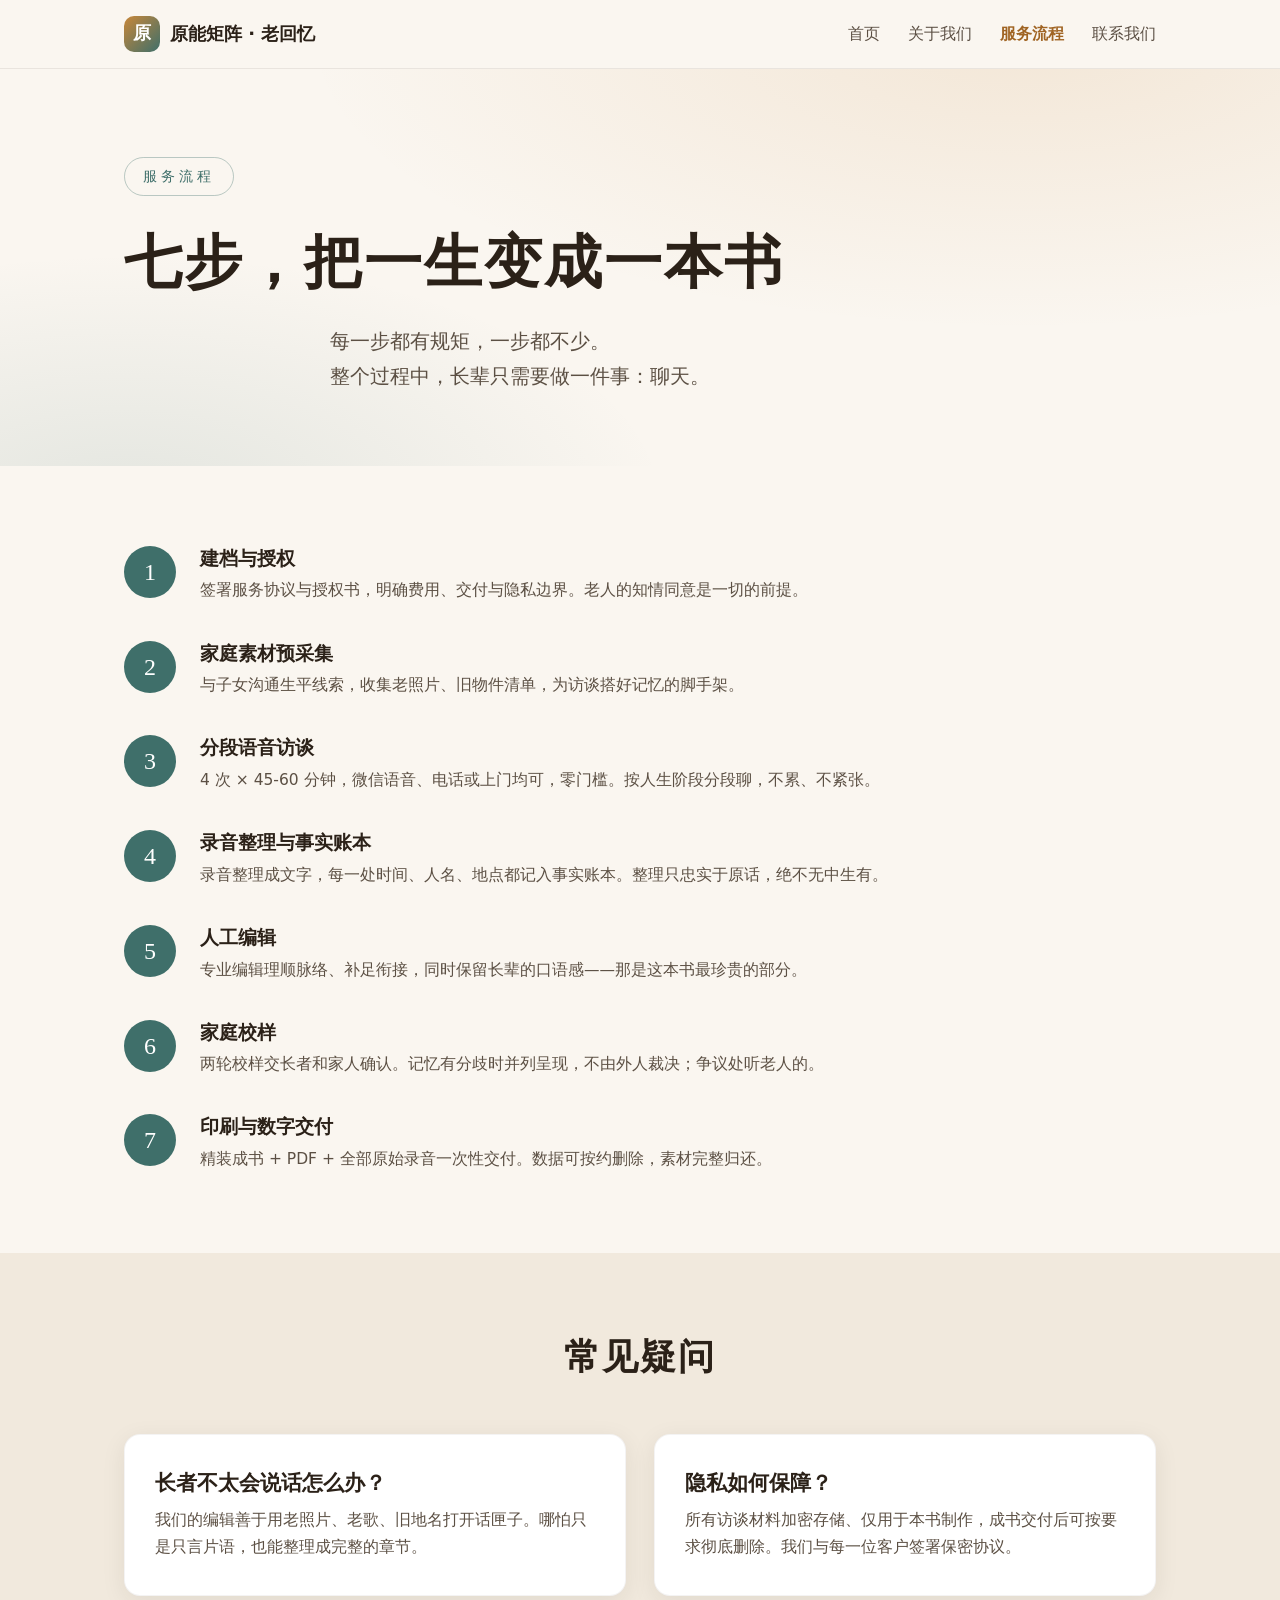
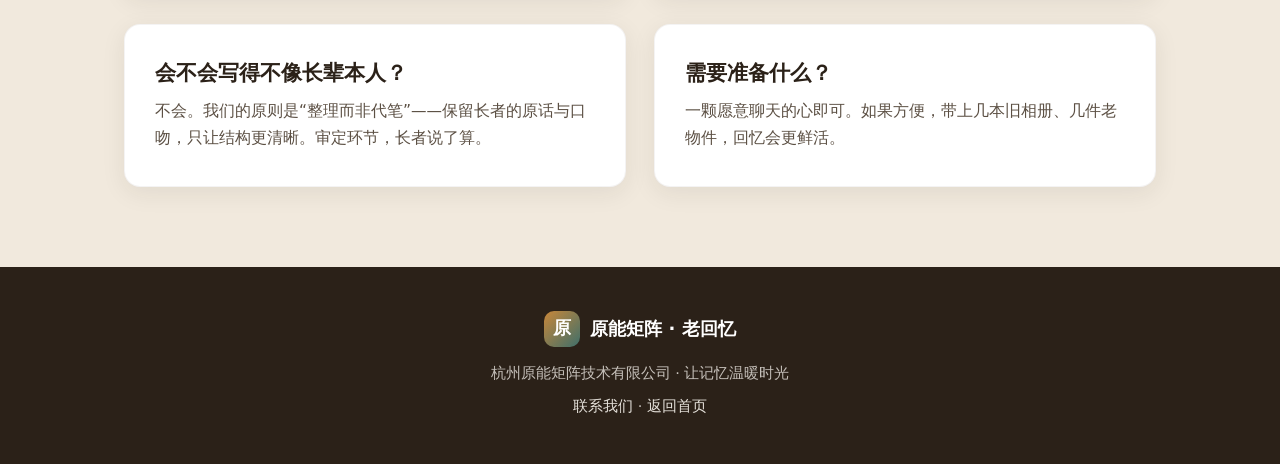
<file: service.html>
<!DOCTYPE html>
<html lang="zh-CN">
<head>
  <meta charset="UTF-8">
  <meta name="viewport" content="width=device-width, initial-scale=1.0">
  <title>服务流程 — 原能矩阵 · 老回忆</title>
  <meta name="description" content="老回忆服务流程：温暖访谈、录音整理、编辑成稿、成书交付，七步把长者的一生变成一本书。">
  <link rel="icon" href='data:image/svg+xml,<svg xmlns="http://www.w3.org/2000/svg" viewBox="0 0 64 64"><rect width="64" height="64" rx="14" fill="%23a06423"/><text x="32" y="43" font-size="34" text-anchor="middle" fill="%23faf6f0" font-family="Songti SC,serif">原</text></svg>'>
  <link rel="stylesheet" href="css/main.css">
</head>
<body>

  <header class="site-header">
    <div class="container nav">
      <a class="brand" href="index.html">
        <span class="brand-mark">原</span>
        <span>原能矩阵 · 老回忆</span>
      </a>
      <ul class="nav-links">
        <li><a href="index.html">首页</a></li>
        <li><a href="about.html">关于我们</a></li>
        <li><a href="service.html" class="active">服务流程</a></li>
        <li><a href="contact.html">联系我们</a></li>
      </ul>
    </div>
  </header>

  <section class="hero">
    <div class="container">
      <span class="hero-eyebrow">服务流程</span>
      <h1>七步，把一生变成一本书</h1>
      <p class="hero-sub">每一步都有规矩，一步都不少。<br>整个过程中，长辈只需要做一件事：聊天。</p>
    </div>
  </section>

  <section class="section">
    <div class="container">
      <div class="steps">
        <div class="step">
          <div class="step-num">1</div>
          <h3>建档与授权</h3>
          <p>签署服务协议与授权书，明确费用、交付与隐私边界。老人的知情同意是一切的前提。</p>
        </div>
        <div class="step">
          <div class="step-num">2</div>
          <h3>家庭素材预采集</h3>
          <p>与子女沟通生平线索，收集老照片、旧物件清单，为访谈搭好记忆的脚手架。</p>
        </div>
        <div class="step">
          <div class="step-num">3</div>
          <h3>分段语音访谈</h3>
          <p>4 次 × 45-60 分钟，微信语音、电话或上门均可，零门槛。按人生阶段分段聊，不累、不紧张。</p>
        </div>
        <div class="step">
          <div class="step-num">4</div>
          <h3>录音整理与事实账本</h3>
          <p>录音整理成文字，每一处时间、人名、地点都记入事实账本。整理只忠实于原话，绝不无中生有。</p>
        </div>
        <div class="step">
          <div class="step-num">5</div>
          <h3>人工编辑</h3>
          <p>专业编辑理顺脉络、补足衔接，同时保留长辈的口语感——那是这本书最珍贵的部分。</p>
        </div>
        <div class="step">
          <div class="step-num">6</div>
          <h3>家庭校样</h3>
          <p>两轮校样交长者和家人确认。记忆有分歧时并列呈现，不由外人裁决；争议处听老人的。</p>
        </div>
        <div class="step">
          <div class="step-num">7</div>
          <h3>印刷与数字交付</h3>
          <p>精装成书 + PDF + 全部原始录音一次性交付。数据可按约删除，素材完整归还。</p>
        </div>
      </div>
    </div>
  </section>

  <section class="section alt">
    <div class="container">
      <div class="section-head">
        <h2>常见疑问</h2>
      </div>
      <div class="grid grid-2">
        <div class="card">
          <h3>长者不太会说话怎么办？</h3>
          <p>我们的编辑善于用老照片、老歌、旧地名打开话匣子。哪怕只是只言片语，也能整理成完整的章节。</p>
        </div>
        <div class="card">
          <h3>隐私如何保障？</h3>
          <p>所有访谈材料加密存储、仅用于本书制作，成书交付后可按要求彻底删除。我们与每一位客户签署保密协议。</p>
        </div>
        <div class="card">
          <h3>会不会写得不像长辈本人？</h3>
          <p>不会。我们的原则是“整理而非代笔”——保留长者的原话与口吻，只让结构更清晰。审定环节，长者说了算。</p>
        </div>
        <div class="card">
          <h3>需要准备什么？</h3>
          <p>一颗愿意聊天的心即可。如果方便，带上几本旧相册、几件老物件，回忆会更鲜活。</p>
        </div>
      </div>
    </div>
  </section>

  <footer class="site-footer">
    <div class="container">
      <div class="brand">
        <span class="brand-mark">原</span>
        <span>原能矩阵 · 老回忆</span>
      </div>
      <p>杭州原能矩阵技术有限公司 · 让记忆温暖时光</p>
      <p style="margin-top:8px"><a href="contact.html">联系我们</a> · <a href="index.html">返回首页</a></p>
    </div>
  </footer>

</body>
</html>
</file>
<file: css/main.css>
/* 原能矩阵 · 老回忆 — 全站样式 */
:root {
  --ink: #2b2118;
  --ink-soft: #5c5044;
  --paper: #faf6f0;
  --paper-deep: #f1e9dd;
  --amber: #c8873a;
  --amber-deep: #a06423;
  --teal: #3f6f6a;
  --card: #ffffff;
  --shadow: 0 6px 24px rgba(43, 33, 24, .08);
  --radius: 16px;
}

* { margin: 0; padding: 0; box-sizing: border-box; }

html { scroll-behavior: smooth; }

body {
  font-family: "PingFang SC", "Hiragino Sans GB", "Microsoft YaHei", system-ui, sans-serif;
  color: var(--ink);
  background: var(--paper);
  line-height: 1.75;
  font-size: 17px;
}

h1, h2, h3 { font-family: "Songti SC", "Noto Serif SC", "SimSun", serif; line-height: 1.35; }

img { max-width: 100%; display: block; }

a { color: var(--amber-deep); text-decoration: none; }
a:hover { text-decoration: underline; }

.container { max-width: 1080px; margin: 0 auto; padding: 0 24px; }

/* ---------- 顶部导航 ---------- */
.site-header {
  position: sticky; top: 0; z-index: 50;
  background: rgba(250, 246, 240, .92);
  backdrop-filter: blur(10px);
  border-bottom: 1px solid rgba(43, 33, 24, .08);
}
.nav {
  display: flex; align-items: center; justify-content: space-between;
  height: 68px;
}
.brand { display: flex; align-items: center; gap: 10px; font-weight: 700; font-size: 18px; color: var(--ink); }
.brand-mark {
  width: 36px; height: 36px; border-radius: 10px;
  background: linear-gradient(135deg, var(--amber), var(--teal));
  color: #fff; display: grid; place-items: center;
  font-family: serif; font-size: 18px;
}
.nav-links { display: flex; gap: 28px; list-style: none; }
.nav-links a { color: var(--ink-soft); font-size: 15.5px; }
.nav-links a:hover { color: var(--amber-deep); text-decoration: none; }
.nav-links a.active { color: var(--amber-deep); font-weight: 600; }

/* ---------- Hero ---------- */
.hero {
  padding: 88px 0 72px;
  background:
    radial-gradient(1200px 500px at 80% -10%, rgba(200, 135, 58, .14), transparent 60%),
    radial-gradient(900px 420px at 10% 110%, rgba(63, 111, 106, .12), transparent 60%);
  text-align: left;
}
.hero-grid {
  display: grid;
  grid-template-columns: 1.05fr .95fr;
  gap: 48px;
  align-items: center;
}
.hero-content { max-width: 620px; }
.hero-image {
  border-radius: 24px;
  overflow: hidden;
  box-shadow: 0 18px 50px rgba(43, 33, 24, .18);
}
.hero-image img {
  width: 100%;
  height: auto;
  display: block;
  object-fit: cover;
  aspect-ratio: 4 / 3;
}
.hero-eyebrow {
  display: inline-block; font-size: 14px; letter-spacing: 4px;
  color: var(--teal); border: 1px solid rgba(63, 111, 106, .35);
  padding: 6px 18px; border-radius: 999px; margin-bottom: 28px;
}
.hero h1 { font-size: clamp(34px, 6vw, 58px); letter-spacing: 2px; }
.hero h1 em { font-style: normal; color: var(--amber-deep); }
.hero-sub { margin: 22px auto 0; max-width: 620px; color: var(--ink-soft); font-size: clamp(16px, 2.4vw, 20px); }
.hero-actions { margin-top: 40px; display: flex; gap: 16px; justify-content: center; flex-wrap: wrap; }

.btn {
  display: inline-block; padding: 13px 32px; border-radius: 999px;
  font-size: 16px; font-weight: 600; cursor: pointer; border: 1px solid transparent;
  transition: transform .15s ease, box-shadow .15s ease;
}
.btn:hover { text-decoration: none; transform: translateY(-2px); }
.btn-primary { background: var(--amber); color: #fff; box-shadow: 0 8px 20px rgba(200, 135, 58, .35); }
.btn-primary:hover { background: var(--amber-deep); }
.btn-ghost { background: transparent; color: var(--ink); border-color: rgba(43, 33, 24, .25); }
.btn-ghost:hover { border-color: var(--amber-deep); color: var(--amber-deep); }

/* ---------- 通用区块 ---------- */
.section { padding: 80px 0; }
.section.alt { background: var(--paper-deep); }
.section-head { text-align: center; margin-bottom: 52px; }
.section-head h2 { font-size: clamp(26px, 4vw, 36px); letter-spacing: 2px; }
.section-head p { color: var(--ink-soft); margin-top: 12px; }

/* 卡片 */
.grid { display: grid; gap: 28px; }
.grid-3 { grid-template-columns: repeat(3, 1fr); }
.grid-2 { grid-template-columns: repeat(2, 1fr); }

.card {
  background: var(--card); border-radius: var(--radius);
  padding: 34px 30px; box-shadow: var(--shadow);
  border: 1px solid rgba(43, 33, 24, .05);
  transition: transform .2s ease;
}
.card:hover { transform: translateY(-4px); }
.card-icon {
  width: 56px; height: 56px; border-radius: 14px;
  display: grid; place-items: center;
  color: var(--amber-deep);
  background: rgba(200, 135, 58, .12); margin-bottom: 20px;
}
.card-icon svg { width: 28px; height: 28px; }
.card h3 { font-size: 21px; margin-bottom: 10px; }
.card p { color: var(--ink-soft); font-size: 15.5px; }

/* 卡内配图（服务与反馈卡） */
.card-img {
  width: 100%; aspect-ratio: 1 / 1; object-fit: cover;
  border-radius: 12px; margin-bottom: 20px; box-shadow: var(--shadow);
}

/* 流程步骤 */
.steps { counter-reset: step; }
.step { position: relative; padding-left: 76px; }
.step + .step { margin-top: 36px; }
.step-num {
  position: absolute; left: 0; top: 0;
  width: 52px; height: 52px; border-radius: 50%;
  background: var(--teal); color: #fff;
  display: grid; place-items: center;
  font-family: serif; font-size: 24px;
}
.step h3 { font-size: 19px; margin-bottom: 6px; }
.step p { color: var(--ink-soft); font-size: 15.5px; }

/* 引用 */
.quote {
  max-width: 720px; margin: 0 auto; text-align: center;
  padding: 0 24px;
}
.quote blockquote {
  font-family: "Songti SC", "Noto Serif SC", serif;
  font-size: clamp(20px, 3.4vw, 28px); line-height: 1.7;
  color: var(--ink);
}
.quote cite { display: block; margin-top: 18px; color: var(--ink-soft); font-style: normal; font-size: 15px; }

/* 古典引用 */
.quote-classic .seal {
  display: inline-block; width: 46px; height: 46px; line-height: 46px;
  background: var(--amber-deep); color: var(--paper);
  border-radius: 6px; font-family: "Songti SC", "Noto Serif SC", serif;
  font-size: 24px; text-align: center; letter-spacing: 0;
  transform: rotate(-8deg); box-shadow: 0 3px 10px rgba(160, 100, 35, .35);
  margin-bottom: 22px;
}
.quote-classic blockquote {
  font-size: clamp(28px, 4.6vw, 42px);
  font-weight: 600; color: var(--amber-deep);
  line-height: 1.5; letter-spacing: 3px;
}
.quote-note { margin-top: 16px; color: var(--ink-soft); font-size: 16px; }

/* 关于页图片 */
.about-photo img {
  width: 100%; height: auto; max-height: 380px;
  object-fit: cover; border-radius: 12px; margin-bottom: 16px;
}
.about-caption { text-align: center; color: var(--ink-soft); }

/* 用户反馈 */
.tcard { display: flex; flex-direction: column; }
.tquote { color: var(--ink); font-size: 16px; line-height: 1.9; flex: 1; }
.tsign { margin-top: 20px; padding-top: 16px; border-top: 1px solid rgba(43, 33, 24, .08); }
.tname { display: block; font-weight: 700; font-size: 15px; }
.trole { color: var(--ink-soft); font-size: 13.5px; }

/* 团队 */
.team-member { position: relative; }
.team-seal {
  position: absolute; left: 16px; top: 16px; z-index: 2;
  width: 44px; height: 44px; line-height: 44px; text-align: center;
  background: var(--teal); color: #fff; border-radius: 10px;
  font-family: "Songti SC", "Noto Serif SC", serif; font-size: 20px;
  box-shadow: 0 3px 10px rgba(63, 111, 106, .35);
  margin: 0;
}
.team-photo {
  width: 100%; aspect-ratio: 3 / 4; object-fit: cover;
  border-radius: 12px; margin-bottom: 16px; box-shadow: var(--shadow);
  display: block;
}
.team-role { color: var(--amber-deep); font-size: 14px; font-weight: 600; margin-bottom: 8px; }

/* 团队特色卡（心理咨询师） */
.team-feature {
  grid-column: 1 / -1;
  display: flex; gap: 30px; align-items: center;
}
.team-feature .team-photo {
  width: 220px; height: 294px; flex: none; margin-bottom: 0;
}
.team-feature .team-body { flex: 1; }
.team-feature h3 { font-size: 23px; margin-bottom: 10px; }
.team-feature p { color: var(--ink-soft); font-size: 15.5px; }

/* 定价说明与收尾 CTA */
.price-note { text-align: center; color: var(--ink-soft); font-size: 14.5px; margin-top: 24px; }

/* 区块配图 */
.figure { max-width: 900px; margin: 28px auto 0; }
.figure.narrow { max-width: 640px; }
.figure img { width: 100%; height: auto; display: block; border-radius: var(--radius); box-shadow: var(--shadow); }
.cta-title { font-size: clamp(24px, 3.6vw, 34px); letter-spacing: 2px; }
.cta-sub { color: var(--ink-soft); font-size: 16px; margin-top: 10px; }

/* 联系 */
.contact-list { list-style: none; display: grid; gap: 18px; max-width: 560px; margin: 0 auto; }
.contact-list li {
  background: var(--card); border-radius: var(--radius);
  padding: 20px 26px; box-shadow: var(--shadow);
  display: flex; align-items: center; gap: 16px;
}
.contact-list .ci { color: var(--amber-deep); display: grid; place-items: center; }
.contact-list .ci svg { width: 24px; height: 24px; }

/* ---------- 页脚 ---------- */
.site-footer {
  background: var(--ink); color: rgba(250, 246, 240, .75);
  padding: 44px 0; text-align: center; font-size: 14.5px;
}
.site-footer .brand { color: #fff; justify-content: center; margin-bottom: 14px; }
.site-footer a { color: rgba(250, 246, 240, .9); }

/* ---------- 成书实物页内覆字 ---------- */
.book-figure { position: relative; max-width: 760px; }
.book-page-text {
  position: absolute; right: 20%; top: 46%; margin: 0;
  writing-mode: vertical-rl; text-orientation: mixed;
  font-family: "STKaiti", "KaiTi", "Songti SC", serif;
  font-size: 15px; line-height: 1.1; letter-spacing: 0.8px;
  color: var(--ink-soft); opacity: .85;
  white-space: nowrap; pointer-events: none;
}

/* 服务卡书页覆字（精装成书交付） */
.card-book { position: relative; }
.card-book .card-img-wrap { position: relative; }
.card-book .card-book-text {
  position: absolute; left: 50%; top: 38%;
  transform: translateX(-50%);
  writing-mode: vertical-rl; text-orientation: mixed;
  font-family: "STKaiti", "KaiTi", "Songti SC", serif;
  font-size: 11px; line-height: 1.15; letter-spacing: 1px;
  color: var(--ink-soft); opacity: .85;
  white-space: nowrap; pointer-events: none;
}

/* ---------- 移动端 ---------- */
@media (max-width: 860px) {
  .grid-3, .grid-2 { grid-template-columns: 1fr; }
  .nav-links { gap: 16px; }
  .nav-links a { font-size: 14px; }
  .hero { padding: 64px 0 56px; }
  .hero-grid { grid-template-columns: 1fr; }
  .hero-image { max-width: 70%; margin: 0 auto; }
  .section { padding: 56px 0; }
  .book-page-text { font-size: 11.5px; right: 20%; top: 46%; opacity: .8; }
  .card-book .card-book-text { font-size: 9px; top: 36%; }
  .team-feature { flex-direction: column; align-items: stretch; }
  .team-feature .team-photo { width: 100%; height: auto; }
}
@media (max-width: 560px) {
  .nav { height: auto; flex-direction: column; gap: 10px; padding: 12px 0; }
  .nav-links { flex-wrap: wrap; justify-content: center; gap: 12px 20px; }
  body { font-size: 16px; }
  .contact-list li { flex-direction: column; text-align: center; }
}
</file>
